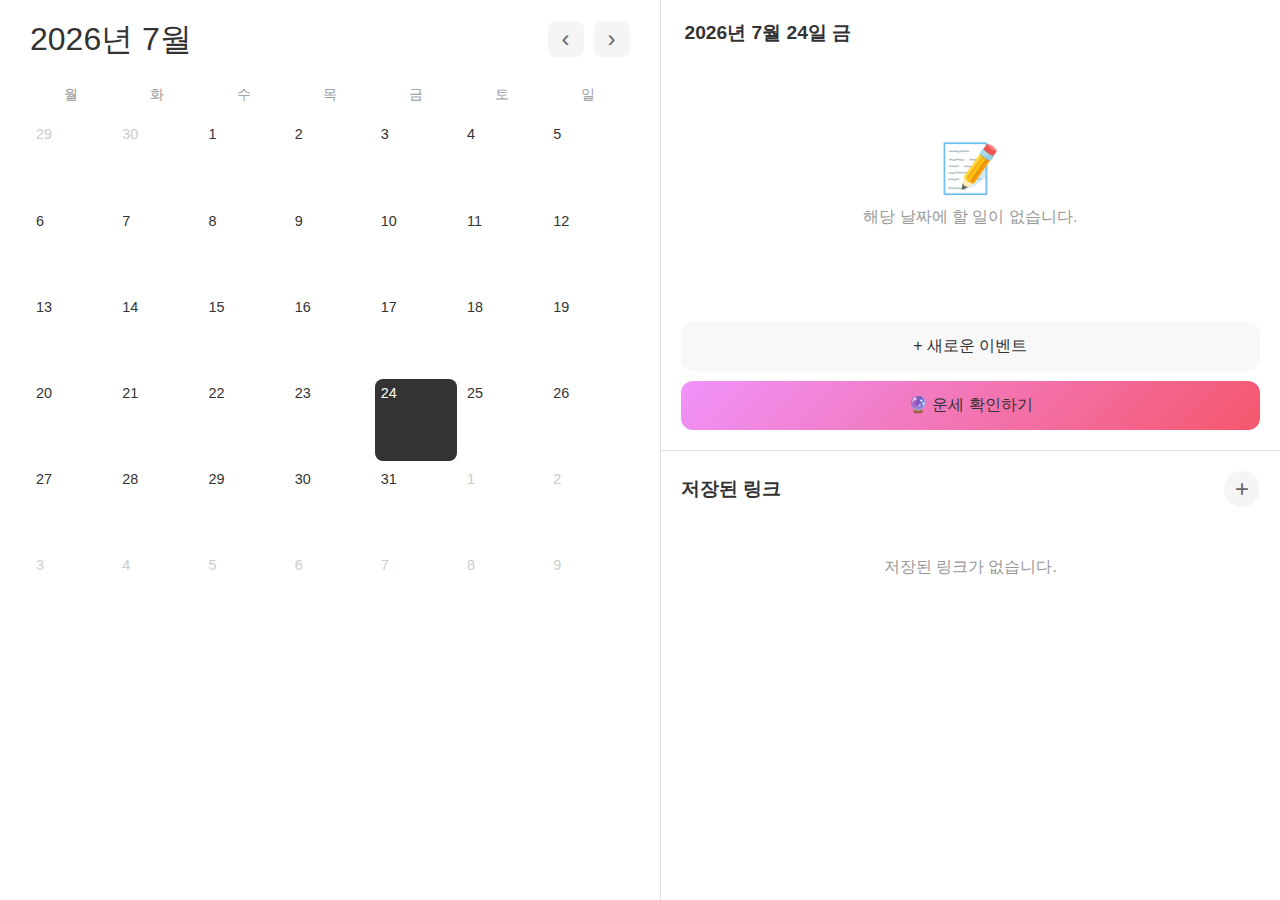
<file: index.html>
<!DOCTYPE html>
<html lang="ko">
<head>
    <meta charset="UTF-8">
    <meta name="viewport" content="width=device-width, initial-scale=1.0">
    <title>Simple Todo - 할 일 & 링크 관리</title>
    <link rel="stylesheet" href="styles.css">
</head>
<body>
    <div class="app-container">
        <!-- 캘린더 섹션 -->
        <div class="calendar-section">
            <div class="calendar-header">
                <div class="month-display">
                    <span class="month-number" id="monthNumber"></span>
                </div>
                <div class="calendar-controls">
                    <button class="icon-btn" id="prevMonth">‹</button>
                    <button class="icon-btn" id="nextMonth">›</button>
                </div>
            </div>
            <div class="weekdays">
                <div class="weekday">월</div>
                <div class="weekday">화</div>
                <div class="weekday">수</div>
                <div class="weekday">목</div>
                <div class="weekday">금</div>
                <div class="weekday">토</div>
                <div class="weekday">일</div>
            </div>
            <div class="calendar-grid" id="calendarGrid">
                <!-- 캘린더 날짜들이 여기에 동적으로 추가됩니다 -->
            </div>
        </div>

        <!-- 오른쪽 섹션 (Todo + 링크 저장소) -->
        <div class="right-section">
            <!-- Todo 리스트 섹션 -->
            <div class="todo-section">
                <div class="selected-date-header" id="selectedDateHeader">
                    2024년 3월 14일 (일)
                </div>
                <div class="todo-list" id="todoList">
                    <!-- To-Do 항목들이 여기에 동적으로 추가됩니다 -->
                </div>
                <div style="display: flex; gap: 10px; flex-wrap: wrap;">
                    <button class="add-event-btn" id="addTodoBtn">
                        + 새로운 이벤트
                    </button>
                    <button class="add-event-btn" id="horoscopeBtn" style="background: linear-gradient(135deg, #f093fb 0%, #f5576c 100%);">
                        🔮 운세 확인하기
                    </button>
                </div>
            </div>

            <!-- 링크 저장소 섹션 -->
            <div class="links-section">
                <div class="links-header">
                    <h3>저장된 링크</h3>
                    <button class="add-link-icon-btn" id="addLinkIconBtn">
                        <span>+</span>
                    </button>
                </div>
                <div class="links-grid" id="linksGrid">
                    <!-- 저장된 링크들이 여기에 동적으로 추가됩니다 -->
                </div>
            </div>
        </div>
    </div>

    <!-- 링크 추가 모달 -->
    <div class="modal" id="linkModal">
        <div class="modal-content">
            <div class="modal-header">
                <h2>새 링크 추가</h2>
                <button class="close-btn" id="closeLinkModal">&times;</button>
            </div>
            <form id="linkForm">
                <div class="form-group">
                    <label for="linkName">서비스 이름 *</label>
                    <input type="text" id="linkName" required placeholder="예: GitHub, YouTube" />
                </div>
                <div class="form-group">
                    <label for="linkUrl">URL *</label>
                    <input type="url" id="linkUrl" required placeholder="https://example.com" />
                </div>
                <div class="form-group">
                    <label for="linkIconSelect">서비스 선택</label>
                    <select id="linkIconSelect" class="service-select">
                        <option value="">서비스 선택</option>
                    </select>
                </div>
                <div class="modal-actions">
                    <button type="button" class="btn-cancel" id="cancelLinkBtn">취소</button>
                    <button type="submit" class="btn-submit">저장</button>
                </div>
            </form>
        </div>
    </div>

    <!-- To-Do 추가/수정 모달 -->
    <div class="modal" id="todoModal">
        <div class="modal-content">
            <div class="modal-header">
                <h2 id="modalTitle">새 To-Do 추가</h2>
                <button class="close-btn" id="closeModal">&times;</button>
            </div>
            <form id="todoForm">
                <input type="hidden" id="todoId" />
                
                <div class="form-group">
                    <label for="todoTitle">제목 *</label>
                    <input type="text" id="todoTitle" required placeholder="할 일 제목을 입력하세요" />
                </div>

                <div class="form-group">
                    <label for="todoNote">메모</label>
                    <textarea id="todoNote" rows="3" placeholder="상세 내용을 입력하세요"></textarea>
                </div>

                <div class="form-group">
                    <label for="todoDueDate">날짜 *</label>
                    <input type="date" id="todoDueDate" required />
                </div>

                <div class="form-group">
                    <label for="todoStartTime">시작 시간</label>
                    <input type="time" id="todoStartTime" />
                </div>

                <div class="form-group">
                    <label for="todoEndTime">종료 시간</label>
                    <input type="time" id="todoEndTime" />
                </div>

                <div class="form-group">
                    <label>링크</label>
                    <div id="linksContainer">
                        <!-- 링크 입력 필드들이 여기에 동적으로 추가됩니다 -->
                    </div>
                    <button type="button" class="add-link-btn" id="addLinkBtn">+ 링크 추가</button>
                </div>

                <div class="modal-actions">
                    <button type="button" class="btn-cancel" id="cancelBtn">취소</button>
                    <button type="submit" class="btn-submit">저장</button>
                </div>
            </form>
        </div>
    </div>

    <!-- 운세 확인 모달 -->
    <div class="modal" id="horoscopeModal">
        <div class="modal-content">
            <div class="modal-header">
                <h2>오늘의 운세 확인</h2>
                <button class="close-btn" id="closeHoroscopeModal">&times;</button>
            </div>
            <form id="horoscopeForm">
                <div class="form-group">
                    <label for="birthDate">생년월일 *</label>
                    <input type="date" id="birthDate" required />
                </div>
                <div class="form-group">
                    <label for="zodiacSign">별자리 *</label>
                    <select id="zodiacSign" required>
                        <option value="">별자리 선택</option>
                        <option value="양자리">양자리 (3/21 - 4/19)</option>
                        <option value="황소자리">황소자리 (4/20 - 5/20)</option>
                        <option value="쌍둥이자리">쌍둥이자리 (5/21 - 6/21)</option>
                        <option value="게자리">게자리 (6/22 - 7/22)</option>
                        <option value="사자자리">사자자리 (7/23 - 8/22)</option>
                        <option value="처녀자리">처녀자리 (8/23 - 9/22)</option>
                        <option value="천칭자리">천칭자리 (9/23 - 10/22)</option>
                        <option value="전갈자리">전갈자리 (10/23 - 11/21)</option>
                        <option value="사수자리">사수자리 (11/22 - 12/21)</option>
                        <option value="염소자리">염소자리 (12/22 - 1/19)</option>
                        <option value="물병자리">물병자리 (1/20 - 2/18)</option>
                        <option value="물고기자리">물고기자리 (2/19 - 3/20)</option>
                    </select>
                </div>
                <div class="modal-actions">
                    <button type="button" class="btn-cancel" id="cancelHoroscopeBtn">취소</button>
                    <button type="submit" class="btn-submit">운세 확인하기</button>
                </div>
            </form>
        </div>
    </div>

    <!-- 운세 결과 모달 -->
    <div class="modal" id="horoscopeResultModal">
        <div class="modal-content">
            <div class="modal-header">
                <h2 id="horoscopeResultTitle">오늘의 운세</h2>
                <button class="close-btn" id="closeHoroscopeResultModal">&times;</button>
            </div>
            <div style="padding: 30px; overflow-y: auto; max-height: calc(90vh - 180px); flex: 1;">
                <div id="horoscopeResultContent" style="font-size: 1.1em; line-height: 1.8; color: #333;">
                    <!-- 운세 내용이 여기에 표시됩니다 -->
                </div>
            </div>
            <div class="modal-actions">
                <button type="button" class="btn-submit" id="closeHoroscopeResultBtn" style="width: 100%;">확인</button>
            </div>
        </div>
    </div>

    <!-- 이벤트 상세보기 모달 -->
    <div class="modal" id="detailModal">
        <div class="modal-content detail-modal-content">
            <div class="modal-header">
                <h2 id="detailModalTitle">이벤트 상세</h2>
                <button class="close-btn" id="closeDetailModal">&times;</button>
            </div>
            <div class="detail-content" id="detailContent">
                <input type="hidden" id="detailTodoId" />
                
                <div class="form-group">
                    <label for="detailTitle">제목</label>
                    <input type="text" id="detailTitle" class="detail-input" />
                </div>

                <div class="form-group">
                    <label for="detailNote">메모</label>
                    <textarea id="detailNote" rows="4" class="detail-textarea" placeholder="상세 내용을 입력하세요"></textarea>
                </div>

                <div class="form-group">
                    <label>사진</label>
                    <div class="photos-container" id="photosContainer">
                        <!-- 사진들이 여기에 동적으로 추가됩니다 -->
                    </div>
                    <input type="file" id="photoUpload" accept="image/*" multiple style="display: none;" />
                    <button type="button" class="add-photo-btn" id="addPhotoBtn">
                        📷 사진 추가
                    </button>
                </div>

                <div class="form-group">
                    <label>링크</label>
                    <div id="detailLinksContainer">
                        <!-- 링크들이 여기에 표시됩니다 -->
                    </div>
                </div>

                <div class="detail-info">
                    <div class="info-item">
                        <span class="info-label">날짜:</span>
                        <span id="detailDate"></span>
                    </div>
                    <div class="info-item" id="detailTimeInfo" style="display: none;">
                        <span class="info-label">시간:</span>
                        <span id="detailTime"></span>
                    </div>
                </div>

                <div class="modal-actions">
                    <button type="button" class="btn-cancel" id="cancelDetailBtn">취소</button>
                    <button type="button" class="btn-submit" id="saveDetailBtn">저장</button>
                </div>
            </div>
        </div>
    </div>

    <script src="script.js"></script>
</body>
</html>
</file>
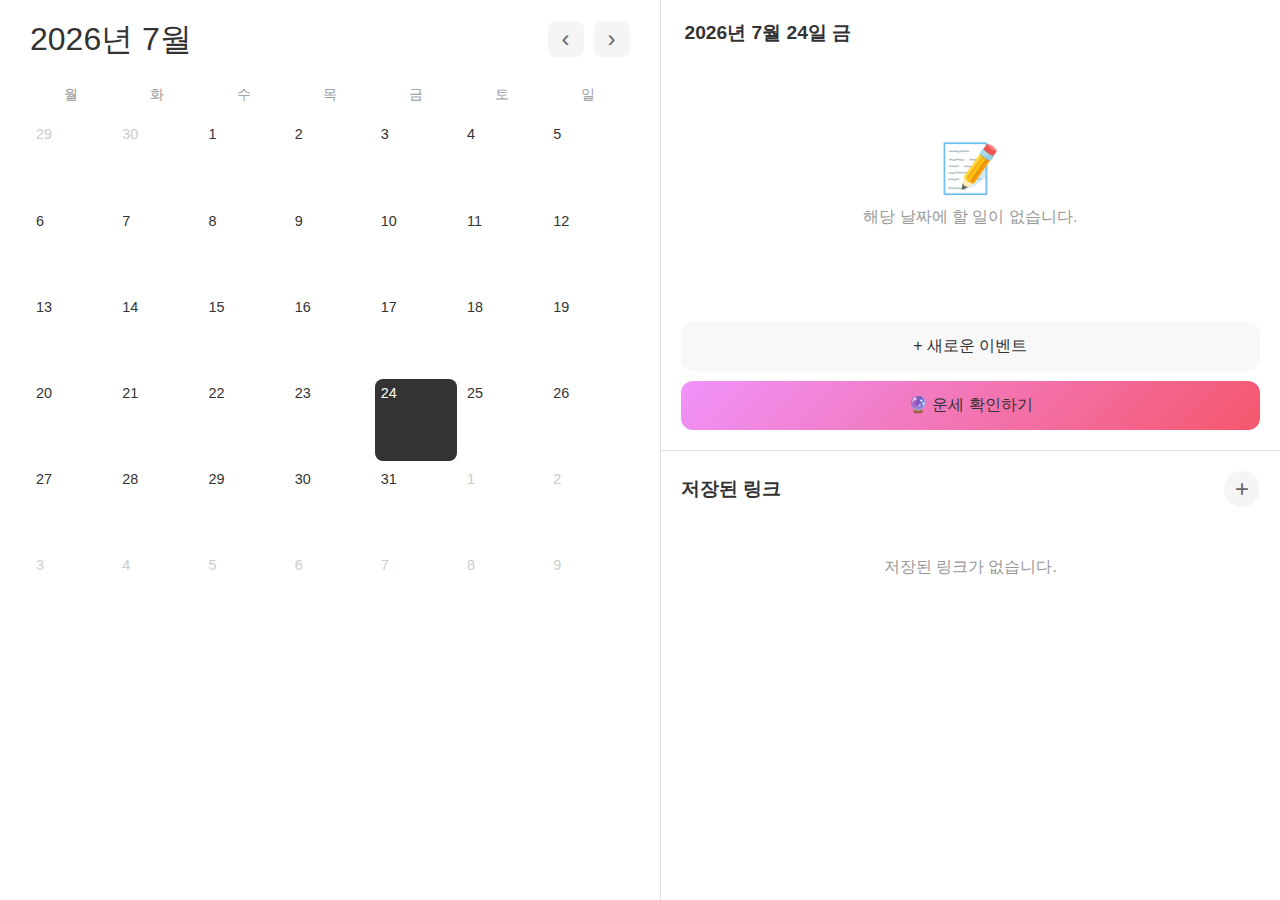
<file: detail.html>
<!DOCTYPE html>
<html lang="ko">
<head>
    <meta charset="UTF-8">
    <meta name="viewport" content="width=device-width, initial-scale=1.0">
    <title>이벤트 상세</title>
    <link rel="stylesheet" href="styles.css">
    <style>
        body {
            margin: 0;
            padding: 0;
            background: #ffffff;
        }

        .detail-page-container {
            width: 100%;
            margin: 0;
            padding: 40px 20px;
            min-height: 100vh;
            position: relative;
        }
        
        .canvas-area {
            position: relative;
            width: 100%;
            min-height: 600px;
            background: #fafafa;
            border-radius: 12px;
            padding: 20px;
            margin-top: 20px;
        }

        .detail-page-header {
            display: flex;
            justify-content: space-between;
            align-items: center;
            margin-bottom: 40px;
            padding-bottom: 20px;
            border-bottom: 2px solid #e0e0e0;
        }

        .detail-page-title-section {
            flex: 1;
        }

        .back-btn {
            background: #f5f5f5;
            border: none;
            padding: 10px 20px;
            border-radius: 8px;
            cursor: pointer;
            font-size: 0.95em;
            color: #666;
            margin-right: 16px;
            transition: all 0.2s;
            text-decoration: none;
            display: inline-flex;
            align-items: center;
            gap: 8px;
        }

        .back-btn:hover {
            background: #e0e0e0;
            color: #333;
        }

        .detail-page-main-title {
            font-size: 2.5em;
            font-weight: 700;
            color: #333;
            margin: 0;
            border: none;
            background: transparent;
            padding: 0;
            width: 100%;
            outline: none;
            font-family: inherit;
        }

        .detail-page-main-title:focus {
            background: #f8f8f8;
            border-radius: 4px;
            padding: 8px;
        }

        .detail-page-actions {
            display: flex;
            gap: 12px;
        }

        .detail-page-save-btn {
            padding: 12px 24px;
            background: #667eea;
            color: white;
            border: none;
            border-radius: 8px;
            font-size: 1em;
            font-weight: 600;
            cursor: pointer;
            transition: all 0.2s;
        }

        .detail-page-save-btn:hover {
            background: #5568d3;
        }

        .detail-content-section {
            margin-top: 40px;
        }

        .detail-section-title {
            font-size: 1.2em;
            font-weight: 600;
            color: #666;
            margin-bottom: 16px;
            margin-top: 32px;
        }

        .detail-section-title:first-child {
            margin-top: 0;
        }

        .detail-page-note {
            width: 100%;
            min-height: 200px;
            padding: 16px;
            border: 2px solid #e0e0e0;
            border-radius: 8px;
            font-size: 1em;
            font-family: inherit;
            resize: vertical;
            outline: none;
            transition: border-color 0.3s;
        }

        .detail-page-note:focus {
            border-color: #667eea;
        }

        .detail-page-photos-section {
            margin-top: 32px;
        }

        .detail-page-links-section {
            margin-top: 32px;
        }

        .detail-page-info-section {
            margin-top: 32px;
            padding: 20px;
            background: #f8f8f8;
            border-radius: 12px;
        }

        .detail-page-info-item {
            display: flex;
            align-items: center;
            gap: 16px;
            margin-bottom: 12px;
            font-size: 1em;
        }

        .detail-page-info-item:last-child {
            margin-bottom: 0;
        }

        .detail-page-info-label {
            font-weight: 600;
            color: #666;
            min-width: 80px;
        }

        .detail-page-info-value {
            color: #333;
        }

        .record-btn, .summarize-btn {
            padding: 8px 16px;
            border: none;
            border-radius: 8px;
            font-size: 0.9em;
            font-weight: 500;
            cursor: pointer;
            transition: all 0.2s;
            display: flex;
            align-items: center;
            gap: 6px;
            background: #f5f5f5;
            color: #333;
        }

        .record-btn:hover {
            background: #e0e0e0;
        }

        .record-btn.recording {
            background: #e74c3c;
            color: white;
            animation: pulse 1.5s infinite;
        }

        .record-btn.stop-btn {
            background: #e74c3c;
            color: white;
        }

        .record-btn.stop-btn:hover {
            background: #c0392b;
        }

        .summarize-btn {
            background: #667eea;
            color: white;
        }

        .summarize-btn:hover {
            background: #5568d3;
        }

        .summarize-btn.loading {
            opacity: 0.7;
            cursor: not-allowed;
        }

        .recording-indicator {
            width: 12px;
            height: 12px;
            border-radius: 50%;
            background: #e74c3c;
            animation: blink 1s infinite;
        }

        @keyframes blink {
            0%, 100% { opacity: 1; }
            50% { opacity: 0.3; }
        }

        @keyframes pulse {
            0%, 100% { transform: scale(1); }
            50% { transform: scale(1.05); }
        }

        .insert-btn {
            padding: 6px 12px;
            background: #667eea;
            color: white;
            border: none;
            border-radius: 6px;
            font-size: 0.85em;
            cursor: pointer;
            transition: all 0.2s;
        }

        .insert-btn:hover {
            background: #5568d3;
        }

        /* 드래그 가능한 카드 스타일 */
        .draggable-card {
            position: absolute;
            background: white;
            border-radius: 12px;
            padding: 20px;
            box-shadow: 0 2px 8px rgba(0, 0, 0, 0.1);
            cursor: move;
            transition: box-shadow 0.2s, transform 0.2s;
            z-index: 10;
            overflow: hidden;
            box-sizing: border-box;
        }

        .draggable-card:hover {
            box-shadow: 0 4px 16px rgba(0, 0, 0, 0.15);
        }

        .draggable-card.dragging {
            opacity: 0.8;
            transform: scale(1.02);
            z-index: 1000;
            box-shadow: 0 8px 24px rgba(0, 0, 0, 0.2);
        }

        .card-header {
            display: flex;
            justify-content: space-between;
            align-items: center;
            margin-bottom: 12px;
            padding-bottom: 12px;
            border-bottom: 1px solid #e0e0e0;
            cursor: move;
        }

        .card-header h3 {
            margin: 0;
            font-size: 1.1em;
            font-weight: 600;
            color: #333;
            user-select: none;
            flex: 1;
        }

        .card-header-actions {
            display: flex;
            align-items: center;
            gap: 8px;
        }

        .card-toggle-btn {
            background: none;
            border: none;
            font-size: 1.2em;
            color: #666;
            cursor: pointer;
            padding: 4px 8px;
            border-radius: 4px;
            transition: all 0.2s;
            display: flex;
            align-items: center;
            justify-content: center;
            width: 28px;
            height: 28px;
        }

        .card-toggle-btn:hover {
            background: #f0f0f0;
            color: #333;
        }

        .draggable-card.collapsed .card-content {
            display: none;
        }

        .draggable-card.collapsed {
            padding-bottom: 20px;
        }

        .draggable-card {
            min-width: 300px;
            min-height: 200px;
        }

        .resize-handle {
            position: absolute;
            width: 20px;
            height: 20px;
            background: linear-gradient(-45deg, transparent 30%, #ccc 30%, #ccc 40%, transparent 40%, transparent 60%, #ccc 60%, #ccc 70%, transparent 70%);
            z-index: 20;
            opacity: 0;
            transition: opacity 0.2s;
        }

        .resize-handle.bottom-right {
            bottom: 0;
            right: 0;
            cursor: nwse-resize;
        }

        .resize-handle.bottom-left {
            bottom: 0;
            left: 0;
            cursor: nesw-resize;
        }

        .resize-handle.top-left {
            top: 0;
            left: 0;
            cursor: nwse-resize;
        }

        .resize-handle.top-right {
            top: 0;
            right: 0;
            cursor: nesw-resize;
        }

        .draggable-card:hover .resize-handle {
            opacity: 1;
        }

        .resize-handle:hover {
            opacity: 1 !important;
            background: linear-gradient(-45deg, transparent 30%, #667eea 30%, #667eea 40%, transparent 40%, transparent 60%, #667eea 60%, #667eea 70%, transparent 70%);
        }

        .resize-handle.resizing {
            opacity: 1 !important;
            background: linear-gradient(-45deg, transparent 30%, #667eea 30%, #667eea 40%, transparent 40%, transparent 60%, #667eea 60%, #667eea 70%, transparent 70%);
        }

        .card-close-btn {
            background: none;
            border: none;
            font-size: 1.5em;
            color: #999;
            cursor: pointer;
            padding: 0;
            width: 24px;
            height: 24px;
            display: flex;
            align-items: center;
            justify-content: center;
            border-radius: 4px;
            transition: all 0.2s;
        }

        .card-close-btn:hover {
            background: #f0f0f0;
            color: #333;
        }

        .card-content {
            position: relative;
            width: 100%;
            max-height: calc(100% - 60px);
            overflow-y: auto;
            overflow-x: hidden;
            box-sizing: border-box;
            display: flex;
            flex-direction: column;
            gap: 8px;
        }
        
        .card-content > div:first-child {
            flex-shrink: 0;
        }
        
        .card-content textarea {
            flex: 1;
            min-height: 100px;
            max-height: 100%;
            width: 100% !important;
            box-sizing: border-box;
            overflow-y: auto;
        }

        .drag-handle {
            position: absolute;
            top: 8px;
            right: 8px;
            width: 24px;
            height: 24px;
            background: rgba(0, 0, 0, 0.05);
            border-radius: 4px;
            display: flex;
            align-items: center;
            justify-content: center;
            cursor: move;
            opacity: 0;
            transition: opacity 0.2s;
            font-size: 0.8em;
            color: #666;
        }

        .draggable-card:hover .drag-handle {
            opacity: 1;
        }

    </style>
</head>
<body>
    <div class="detail-page-container">
        <div class="detail-page-header">
            <div class="detail-page-title-section">
                <a href="index.html" class="back-btn">← 뒤로</a>
                <input type="text" id="detailPageTitle" class="detail-page-main-title" placeholder="제목을 입력하세요" />
                <input type="hidden" id="detailPageTodoId" />
            </div>
            <div class="detail-page-actions">
                <button class="detail-page-save-btn" id="detailPageSaveBtn">저장</button>
            </div>
        </div>

        <div class="canvas-area" id="canvasArea">
            <!-- 드래그 가능한 카드들이 여기에 동적으로 추가됩니다 -->
        </div>
    </div>


    <script src="detail.js"></script>
</body>
</html>
</file>
<file: styles.css>
* {
    margin: 0;
    padding: 0;
    box-sizing: border-box;
}

body {
    font-family: -apple-system, BlinkMacSystemFont, 'Segoe UI', Roboto, Oxygen, Ubuntu, Cantarell, sans-serif;
    background: #ffffff;
    min-height: 100vh;
    color: #333;
    overflow-x: hidden;
}

.app-container {
    display: flex;
    flex-direction: row;
    min-height: 100vh;
    max-width: 100%;
}

/* 캘린더 섹션 */
.calendar-section {
    flex: 1;
    width: 50%;
    padding: 20px;
    background: #ffffff;
    border-right: 1px solid #e0e0e0;
}

/* 오른쪽 섹션 (Todo + 링크) */
.right-section {
    flex: 1;
    width: 50%;
    display: flex;
    flex-direction: column;
    background: #ffffff;
}

.calendar-header {
    display: flex;
    justify-content: space-between;
    align-items: center;
    margin-bottom: 20px;
    padding: 0 10px;
}

.month-display {
    font-size: 2em;
    font-weight: 300;
    color: #333;
    line-height: 1.2;
}

.month-number {
    display: inline-block;
}

.calendar-controls {
    display: flex;
    gap: 10px;
}

.icon-btn {
    width: 36px;
    height: 36px;
    border: none;
    background: #f5f5f5;
    border-radius: 8px;
    font-size: 1.5em;
    cursor: pointer;
    display: flex;
    align-items: center;
    justify-content: center;
    transition: background 0.2s;
    color: #666;
}

.icon-btn:hover {
    background: #e0e0e0;
}

.weekdays {
    display: grid;
    grid-template-columns: repeat(7, 1fr);
    gap: 4px;
    margin-bottom: 8px;
    padding: 0 10px;
}

.weekday {
    text-align: center;
    font-size: 0.85em;
    color: #999;
    font-weight: 500;
    padding: 8px 4px;
}

.calendar-grid {
    display: grid;
    grid-template-columns: repeat(7, 1fr);
    gap: 4px;
    padding: 0 10px;
}

.calendar-day {
    aspect-ratio: 1;
    display: flex;
    flex-direction: column;
    align-items: flex-start;
    justify-content: flex-start;
    padding: 6px 4px;
    border-radius: 8px;
    cursor: pointer;
    transition: background 0.2s;
    position: relative;
    font-size: 0.9em;
    overflow: hidden;
}

.calendar-day:hover {
    background: #f5f5f5;
}

.calendar-day.other-month {
    color: #ccc;
}

.calendar-day.today {
    font-weight: 600;
}

.calendar-day.selected {
    background: #333;
    color: white;
}


.day-number {
    margin-bottom: 2px;
    font-weight: 500;
    width: 100%;
    text-align: left;
    padding-left: 2px;
}

.day-events {
    width: 100%;
    display: flex;
    flex-direction: column;
    gap: 1px;
    margin-top: 2px;
    margin-bottom: 2px;
}

.event-indicator {
    width: 100%;
    height: 2px;
    border-radius: 1px;
    font-size: 0.6em;
    padding: 0;
}

.calendar-todo-titles {
    width: 100%;
    display: flex;
    flex-direction: column;
    gap: 1px;
    margin-top: 2px;
    overflow: hidden;
}

.calendar-todo-title {
    font-size: 0.6em;
    padding: 1px 3px;
    padding-left: 5px;
    text-align: left;
    overflow: hidden;
    text-overflow: ellipsis;
    white-space: nowrap;
    line-height: 1.2;
    color: #333;
    background: rgba(255, 255, 255, 0.3);
    border-radius: 2px;
}

.calendar-day.selected .calendar-todo-title {
    color: white;
    background: rgba(255, 255, 255, 0.2);
}

.calendar-day.other-month .calendar-todo-title {
    color: #999;
}

/* Todo 섹션 */
.todo-section {
    flex: 1;
    padding: 20px;
    background: #ffffff;
    display: flex;
    flex-direction: column;
    min-height: 400px;
    border-bottom: 1px solid #e0e0e0;
}

/* 링크 저장소 섹션 */
.links-section {
    flex: 1;
    padding: 20px;
    background: #ffffff;
    display: flex;
    flex-direction: column;
    min-height: 300px;
}

.links-header {
    display: flex;
    justify-content: space-between;
    align-items: center;
    margin-bottom: 20px;
}

.links-header h3 {
    font-size: 1.2em;
    font-weight: 600;
    color: #333;
}

.add-link-icon-btn {
    width: 36px;
    height: 36px;
    border: none;
    background: #f5f5f5;
    border-radius: 50%;
    font-size: 1.5em;
    cursor: pointer;
    display: flex;
    align-items: center;
    justify-content: center;
    transition: all 0.2s;
    color: #666;
}

.add-link-icon-btn:hover {
    background: #e0e0e0;
    transform: scale(1.1);
}

.links-grid {
    display: flex;
    flex-wrap: wrap;
    gap: 20px;
    overflow-y: auto;
    padding: 10px 0;
}

.link-icon-card {
    display: flex;
    flex-direction: column;
    align-items: center;
    gap: 8px;
    cursor: pointer;
    transition: transform 0.2s;
    position: relative;
    z-index: 0;
}

.link-icon-card:hover {
    transform: translateY(-4px);
}

.link-icon-circle {
    width: 64px;
    height: 64px;
    border-radius: 50%;
    background: #e8f5e9;
    display: flex;
    align-items: center;
    justify-content: center;
    font-size: 1.8em;
    transition: all 0.2s;
    border: 2px solid transparent;
    position: relative;
    z-index: 0;
}

.link-icon-card:hover .link-icon-circle {
    background: #c8e6c9;
    border-color: #81c784;
    transform: scale(1.05);
}

.link-icon-label {
    font-size: 0.85em;
    color: #333;
    text-align: center;
    max-width: 80px;
    word-break: break-word;
    font-weight: 500;
}

.link-icon-delete {
    position: absolute;
    top: -4px;
    right: -4px;
    width: 20px;
    height: 20px;
    border-radius: 50%;
    background: #e74c3c;
    color: white;
    border: none;
    cursor: pointer;
    font-size: 0.7em;
    display: none;
    align-items: center;
    justify-content: center;
    transition: all 0.2s;
    z-index: 10;
}

.link-icon-card:hover .link-icon-delete {
    display: flex;
}

.link-icon-delete:hover {
    background: #c0392b;
    transform: scale(1.1);
}

.selected-date-header {
    font-size: 1.2em;
    font-weight: 600;
    margin-bottom: 20px;
    color: #333;
    padding: 0 4px;
}

.todo-list {
    flex: 1;
    display: flex;
    flex-direction: column;
    gap: 12px;
    margin-bottom: 20px;
    overflow-y: auto;
    min-height: 0;
}

.todo-item {
    background: #f8f8f8;
    border-radius: 12px;
    padding: 16px;
    position: relative;
    border-left: 4px solid #667eea;
    transition: all 0.2s;
    cursor: pointer;
}

.todo-item:hover {
    background: #f0f0f0;
    transform: translateX(2px);
}

.todo-time {
    font-size: 0.85em;
    color: #666;
    margin-bottom: 8px;
    font-weight: 500;
}

.todo-title {
    font-size: 1.1em;
    font-weight: 600;
    color: #333;
    margin-bottom: 8px;
    display: flex;
    align-items: center;
    gap: 6px;
}

.todo-location {
    font-size: 0.9em;
    color: #666;
    margin-bottom: 8px;
}

.todo-links {
    display: flex;
    flex-wrap: wrap;
    gap: 8px;
    margin-top: 8px;
}

.link-icon-item {
    display: flex;
    align-items: center;
    gap: 6px;
    padding: 6px 12px;
    background: #f5f5f5;
    color: #333;
    text-decoration: none;
    border-radius: 8px;
    font-size: 0.85em;
    transition: all 0.2s;
    border: 1px solid #e0e0e0;
}

.link-icon-item:hover {
    background: #e0e0e0;
    transform: translateY(-1px);
    box-shadow: 0 2px 4px rgba(0, 0, 0, 0.1);
}

.link-icon {
    font-size: 1.1em;
    line-height: 1;
}

.link-name {
    font-weight: 500;
}

.todo-actions {
    position: absolute;
    top: 12px;
    right: 12px;
    display: flex;
    gap: 6px;
}

.btn-detail,
.btn-edit,
.btn-delete {
    width: 28px;
    height: 28px;
    border: none;
    border-radius: 6px;
    cursor: pointer;
    font-size: 0.85em;
    display: flex;
    align-items: center;
    justify-content: center;
    opacity: 0;
    transition: all 0.2s;
}

.todo-item:hover .btn-detail,
.todo-item:hover .btn-edit,
.todo-item:hover .btn-delete {
    opacity: 1;
}

.btn-detail {
    background: #10b981;
    color: white;
    font-size: 0.9em;
}

.btn-detail:hover {
    background: #059669;
}

.btn-edit {
    background: #667eea;
    color: white;
}

.btn-edit:hover {
    background: #5568d3;
}

.btn-delete {
    background: #e74c3c;
    color: white;
}

.btn-delete:hover {
    background: #c0392b;
}

.todo-title-edit {
    outline: none;
}

.empty-state {
    text-align: center;
    padding: 40px 20px;
    color: #999;
    flex: 1;
    display: flex;
    flex-direction: column;
    align-items: center;
    justify-content: center;
}

.empty-state::before {
    content: "📝";
    display: block;
    font-size: 3em;
    margin-bottom: 10px;
}

.add-event-btn {
    width: 100%;
    padding: 14px;
    background: #f8f8f8;
    border: none;
    border-radius: 12px;
    font-size: 1em;
    font-weight: 500;
    cursor: pointer;
    transition: all 0.2s;
    color: #333;
    text-align: center;
}

.add-event-btn:hover {
    background: #f0f0f0;
    transform: translateY(-1px);
}

/* 모달 스타일 */
.modal {
    display: none;
    position: fixed;
    z-index: 1000;
    left: 0;
    top: 0;
    width: 100%;
    height: 100%;
    background: rgba(0, 0, 0, 0.6);
    backdrop-filter: blur(6px);
    animation: fadeIn 0.2s ease-out;
}

@keyframes fadeIn {
    from {
        opacity: 0;
    }
    to {
        opacity: 1;
    }
}

.modal.active {
    display: flex;
    align-items: center;
    justify-content: center;
    padding: 20px;
}

.modal-content {
    background: white;
    border-radius: 20px;
    width: 100%;
    max-width: 520px;
    max-height: 90vh;
    overflow: hidden;
    box-shadow: 0 20px 60px rgba(0, 0, 0, 0.35);
    animation: slideUp 0.3s ease-out;
    display: flex;
    flex-direction: column;
}

@keyframes slideUp {
    from {
        transform: translateY(30px);
        opacity: 0;
    }
    to {
        transform: translateY(0);
        opacity: 1;
    }
}

.modal-header {
    display: flex;
    justify-content: space-between;
    align-items: center;
    padding: 24px 30px;
    background: linear-gradient(135deg, #667eea 0%, #764ba2 100%);
    color: white;
    border-bottom: none;
}

.modal-header h2 {
    color: white;
    font-size: 1.6em;
    font-weight: 600;
    margin: 0;
}

.close-btn {
    background: rgba(255, 255, 255, 0.2);
    border: none;
    font-size: 1.8em;
    color: white;
    cursor: pointer;
    line-height: 1;
    transition: all 0.3s;
    width: 36px;
    height: 36px;
    border-radius: 50%;
    display: flex;
    align-items: center;
    justify-content: center;
    padding: 0;
}

.close-btn:hover {
    background: rgba(255, 255, 255, 0.3);
    transform: rotate(90deg);
}

#todoForm, #linkForm {
    padding: 30px;
    overflow-y: auto;
    flex: 1;
}

.form-group {
    margin-bottom: 24px;
}

.form-group label {
    display: block;
    margin-bottom: 10px;
    font-weight: 600;
    color: #333;
    font-size: 0.95em;
    letter-spacing: -0.2px;
}

.form-group input[type="text"],
.form-group input[type="date"],
.form-group input[type="time"],
.form-group input[type="url"],
.form-group textarea,
.form-group select {
    width: 100%;
    padding: 14px 16px;
    border: 2px solid #e8e8e8;
    border-radius: 12px;
    font-size: 1em;
    font-family: inherit;
    transition: all 0.3s;
    background: #fafafa;
}

.form-group input:hover,
.form-group textarea:hover,
.form-group select:hover {
    border-color: #d0d0d0;
    background: #f5f5f5;
}

.form-group input:focus,
.form-group textarea:focus,
.form-group select:focus {
    outline: none;
    border-color: #667eea;
    background: white;
    box-shadow: 0 0 0 4px rgba(102, 126, 234, 0.1);
}

.form-group textarea {
    resize: vertical;
    min-height: 100px;
}

.form-group select {
    cursor: pointer;
    appearance: none;
    background-image: url("data:image/svg+xml,%3Csvg xmlns='http://www.w3.org/2000/svg' width='12' height='12' viewBox='0 0 12 12'%3E%3Cpath fill='%23666' d='M6 9L1 4h10z'/%3E%3C/svg%3E");
    background-repeat: no-repeat;
    background-position: right 16px center;
    padding-right: 40px;
}

.link-input-group {
    display: flex;
    gap: 8px;
    margin-bottom: 8px;
    align-items: center;
}

.link-icon-preview {
    width: 44px;
    height: 44px;
    display: flex;
    align-items: center;
    justify-content: center;
    font-size: 1.4em;
    background: linear-gradient(135deg, #f5f7fa 0%, #c3cfe2 100%);
    border-radius: 12px;
    flex-shrink: 0;
    box-shadow: 0 2px 8px rgba(0, 0, 0, 0.1);
}

.service-select {
    padding: 12px 40px 12px 16px;
    border: 2px solid #e8e8e8;
    border-radius: 12px;
    font-size: 0.95em;
    font-family: inherit;
    background: #fafafa;
    cursor: pointer;
    transition: all 0.3s;
    min-width: 160px;
    appearance: none;
    background-image: url("data:image/svg+xml,%3Csvg xmlns='http://www.w3.org/2000/svg' width='12' height='12' viewBox='0 0 12 12'%3E%3Cpath fill='%23666' d='M6 9L1 4h10z'/%3E%3C/svg%3E");
    background-repeat: no-repeat;
    background-position: right 16px center;
}

.service-select:hover {
    border-color: #d0d0d0;
    background: #f5f5f5;
}

.service-select:focus {
    outline: none;
    border-color: #667eea;
    background: white;
    box-shadow: 0 0 0 4px rgba(102, 126, 234, 0.1);
}

.link-name-input,
.link-url-input {
    padding: 12px 16px;
    border: 2px solid #e8e8e8;
    border-radius: 12px;
    font-size: 1em;
    font-family: inherit;
    transition: all 0.3s;
    background: #fafafa;
}

.link-name-input:hover,
.link-url-input:hover {
    border-color: #d0d0d0;
    background: #f5f5f5;
}

.link-name-input:focus,
.link-url-input:focus {
    outline: none;
    border-color: #667eea;
    background: white;
    box-shadow: 0 0 0 4px rgba(102, 126, 234, 0.1);
}

.btn-remove-link {
    padding: 10px 18px;
    background: linear-gradient(135deg, #ff6b6b 0%, #ee5a6f 100%);
    color: white;
    border: none;
    border-radius: 12px;
    cursor: pointer;
    transition: all 0.3s;
    font-size: 0.9em;
    font-weight: 600;
    box-shadow: 0 4px 12px rgba(238, 90, 111, 0.3);
}

.btn-remove-link:hover {
    background: linear-gradient(135deg, #ee5a6f 0%, #dd4a5e 100%);
    transform: translateY(-2px);
    box-shadow: 0 6px 16px rgba(238, 90, 111, 0.4);
}

.add-link-btn {
    padding: 12px 20px;
    background: linear-gradient(135deg, #f5f7fa 0%, #e8ecf0 100%);
    border: 2px dashed #cbd5e0;
    border-radius: 12px;
    cursor: pointer;
    color: #64748b;
    font-size: 0.95em;
    font-weight: 600;
    transition: all 0.3s;
    width: 100%;
}

.add-link-btn:hover {
    background: linear-gradient(135deg, #e8ecf0 0%, #d9dfe6 100%);
    border-color: #94a3b8;
    color: #475569;
    transform: translateY(-2px);
    box-shadow: 0 4px 12px rgba(0, 0, 0, 0.1);
}

.modal-actions {
    display: flex;
    gap: 12px;
    justify-content: flex-end;
    margin-top: 32px;
    padding-top: 24px;
    border-top: 1px solid #f0f0f0;
}

.btn-cancel,
.btn-submit {
    padding: 14px 28px;
    border: none;
    border-radius: 12px;
    font-size: 1em;
    font-weight: 600;
    cursor: pointer;
    transition: all 0.3s;
    box-shadow: 0 4px 12px rgba(0, 0, 0, 0.1);
}

.btn-cancel {
    background: #f8f9fa;
    color: #495057;
}

.btn-cancel:hover {
    background: #e9ecef;
    transform: translateY(-2px);
    box-shadow: 0 6px 16px rgba(0, 0, 0, 0.15);
}

.btn-submit {
    background: linear-gradient(135deg, #667eea 0%, #764ba2 100%);
    color: white;
}

.btn-submit:hover {
    background: linear-gradient(135deg, #5568d3 0%, #6a3d91 100%);
    transform: translateY(-2px);
    box-shadow: 0 6px 20px rgba(102, 126, 234, 0.4);
}

/* 반응형 디자인 */
@media (max-width: 768px) {
    .app-container {
        flex-direction: column;
    }

    .calendar-section {
        max-width: 100%;
        border-right: none;
        border-bottom: 1px solid #e0e0e0;
    }

    .right-section {
        flex-direction: column;
    }
}

@media (max-width: 600px) {
    .month-display {
        font-size: 2em;
    }

    .calendar-section {
        padding: 15px;
    }

    .todo-section {
        padding: 15px;
    }

    .modal-content {
        margin: 10px;
        max-height: 95vh;
    }

    .modal-header,
    #todoForm {
        padding: 20px;
    }

    .link-input-group {
        flex-wrap: wrap;
    }

    .link-icon-preview {
        width: 32px;
        height: 32px;
        font-size: 1em;
    }

    .service-select {
        min-width: 120px;
        font-size: 0.85em;
    }

    .link-name-input,
    .link-url-input {
        font-size: 0.9em;
        padding: 8px 10px;
    }
}

/* 상세보기 모달 스타일 */
.detail-modal-content {
    max-width: 700px;
}

.detail-content {
    padding: 30px;
}

.detail-input,
.detail-textarea {
    width: 100%;
    padding: 10px 12px;
    border: 2px solid #e0e0e0;
    border-radius: 8px;
    font-size: 1em;
    font-family: inherit;
    transition: border-color 0.3s;
}

.detail-input:focus,
.detail-textarea:focus {
    outline: none;
    border-color: #667eea;
}

.detail-textarea {
    resize: vertical;
    min-height: 100px;
}

/* 사진 컨테이너 */
.photos-container {
    display: grid;
    grid-template-columns: repeat(auto-fill, minmax(150px, 1fr));
    gap: 12px;
    margin-bottom: 12px;
    min-height: 50px;
}

.photo-item {
    position: relative;
    aspect-ratio: 1;
    border-radius: 8px;
    overflow: hidden;
    border: 2px solid #e0e0e0;
    transition: all 0.2s;
}

.photo-item:hover {
    border-color: #667eea;
    transform: scale(1.02);
}

.photo-preview {
    width: 100%;
    height: 100%;
    object-fit: cover;
    display: block;
}

.photo-delete-btn {
    position: absolute;
    top: 4px;
    right: 4px;
    width: 24px;
    height: 24px;
    border-radius: 50%;
    background: rgba(231, 76, 60, 0.9);
    color: white;
    border: none;
    cursor: pointer;
    font-size: 1em;
    display: flex;
    align-items: center;
    justify-content: center;
    transition: all 0.2s;
    opacity: 0;
}

.photo-item:hover .photo-delete-btn {
    opacity: 1;
}

.photo-delete-btn:hover {
    background: rgba(192, 57, 43, 1);
    transform: scale(1.1);
}

.add-photo-btn {
    padding: 12px 20px;
    background: #f0f0f0;
    border: 2px dashed #ccc;
    border-radius: 8px;
    cursor: pointer;
    color: #666;
    font-size: 0.95em;
    transition: all 0.3s;
    width: 100%;
    font-family: inherit;
}

.add-photo-btn:hover {
    background: #e0e0e0;
    border-color: #667eea;
    color: #667eea;
}

/* 상세보기 링크 */
.detail-link-item {
    margin-bottom: 8px;
}

.detail-link {
    display: flex;
    align-items: center;
    gap: 8px;
    padding: 10px 14px;
    background: #f5f5f5;
    border-radius: 8px;
    text-decoration: none;
    color: #333;
    transition: all 0.2s;
    border: 1px solid #e0e0e0;
}

.detail-link:hover {
    background: #e0e0e0;
    transform: translateY(-1px);
    box-shadow: 0 2px 4px rgba(0, 0, 0, 0.1);
}

/* 상세보기 정보 */
.detail-info {
    background: #f8f8f8;
    border-radius: 8px;
    padding: 16px;
    margin-top: 20px;
}

.info-item {
    display: flex;
    align-items: center;
    gap: 12px;
    margin-bottom: 8px;
}

.info-item:last-child {
    margin-bottom: 0;
}

.info-label {
    font-weight: 600;
    color: #666;
    min-width: 50px;
}

#detailDate,
#detailTime {
    color: #333;
}
</file>
